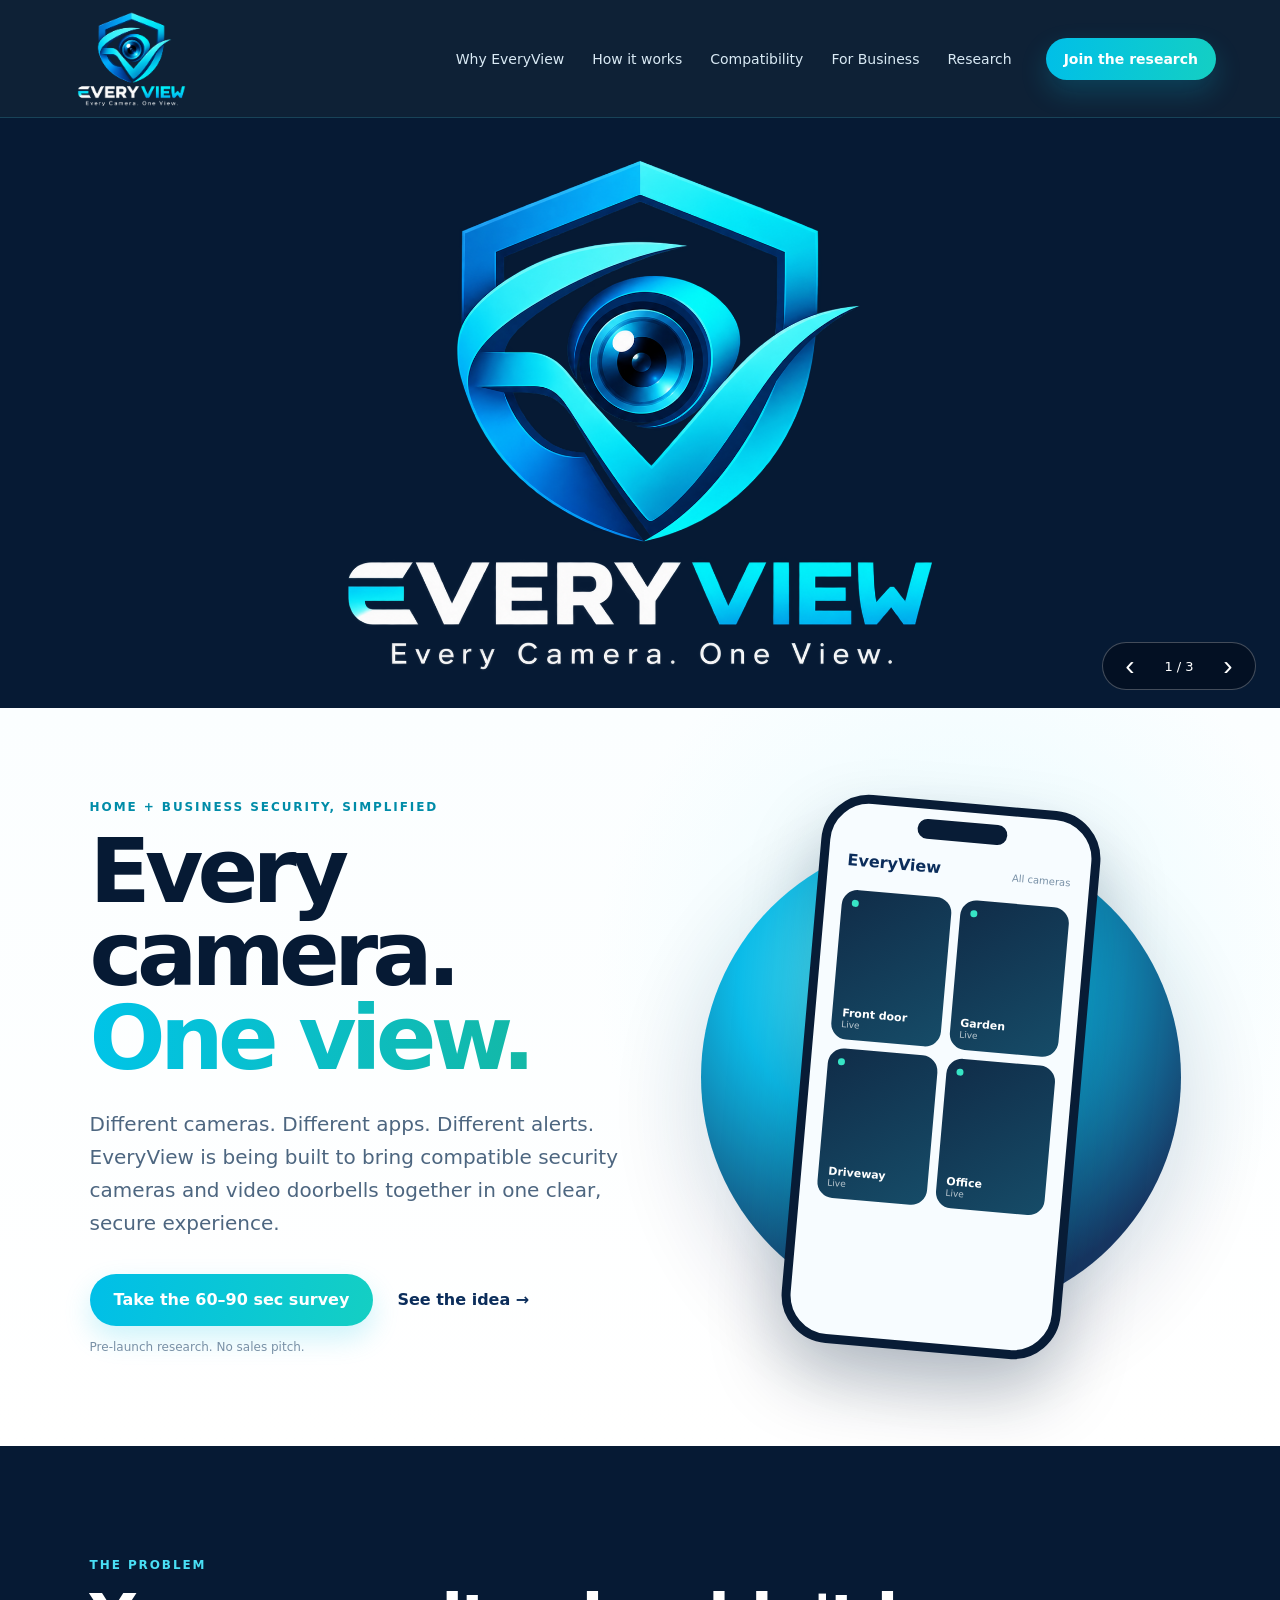
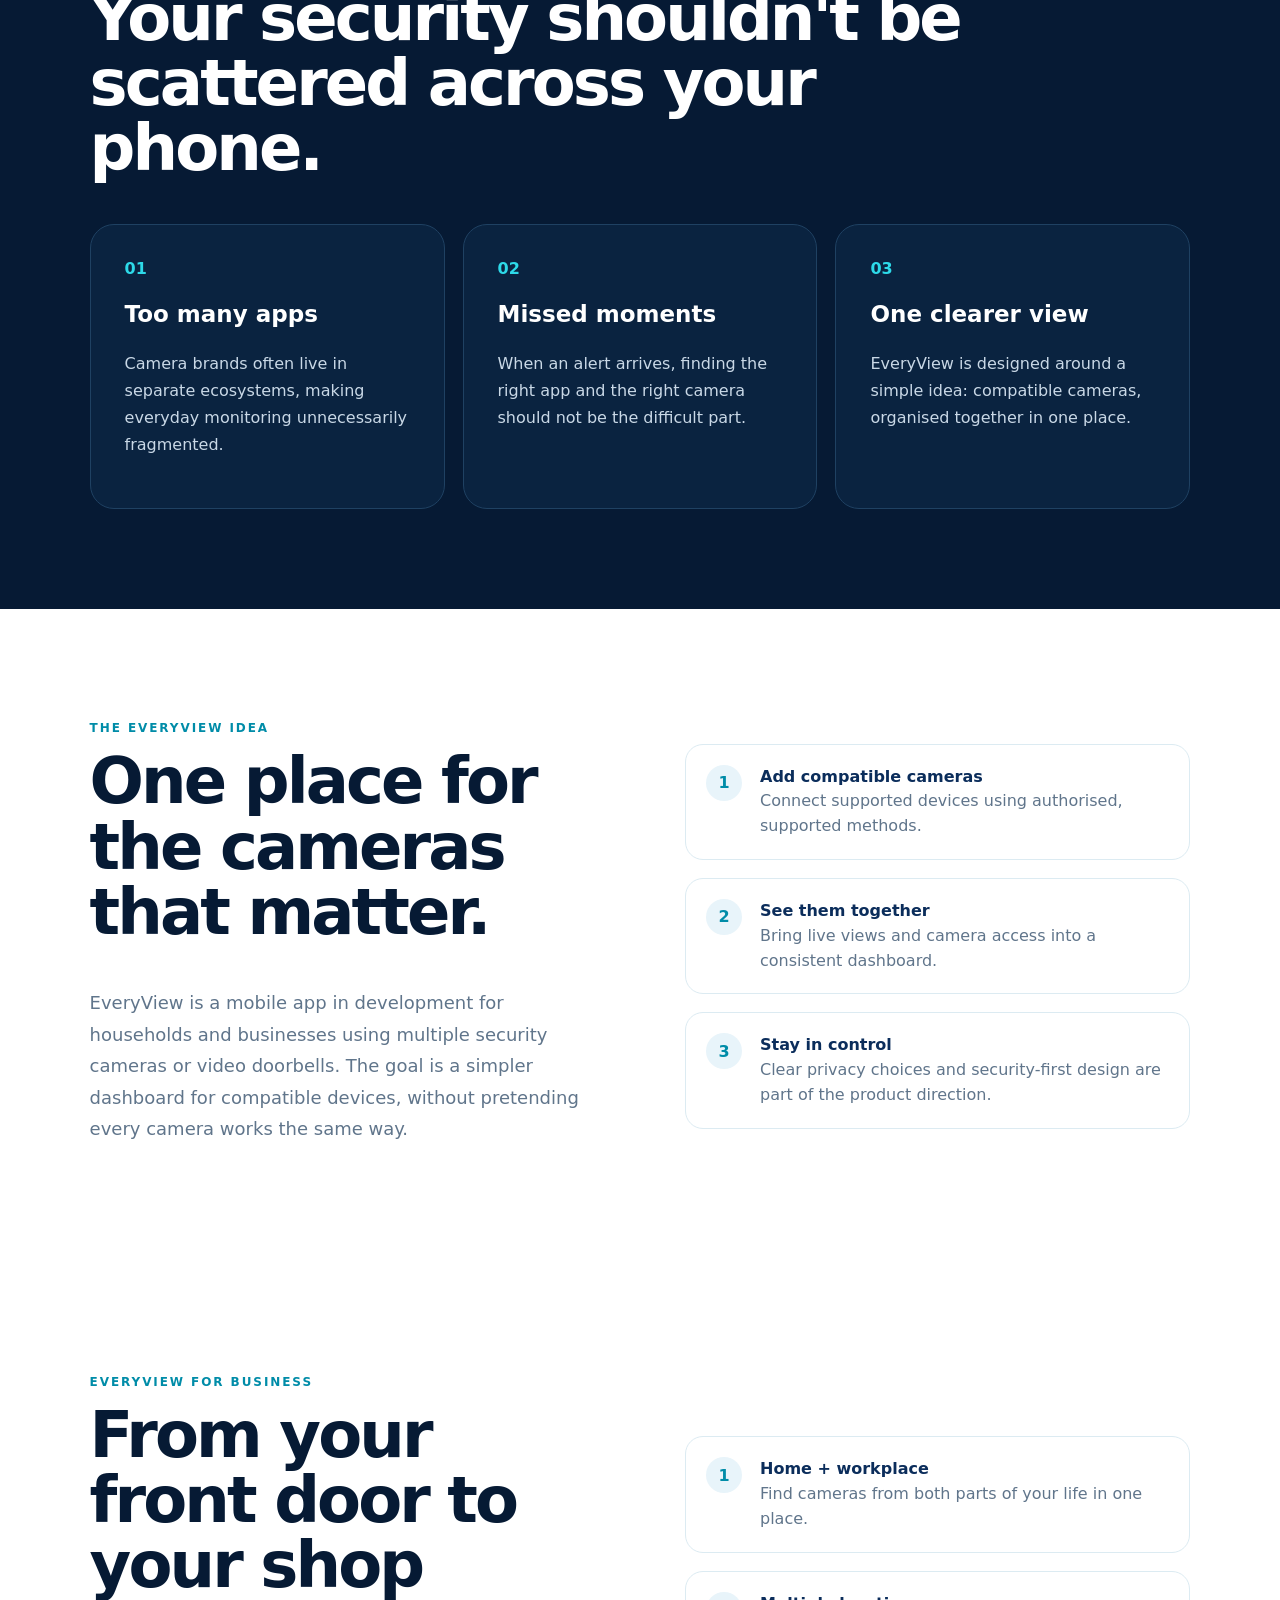
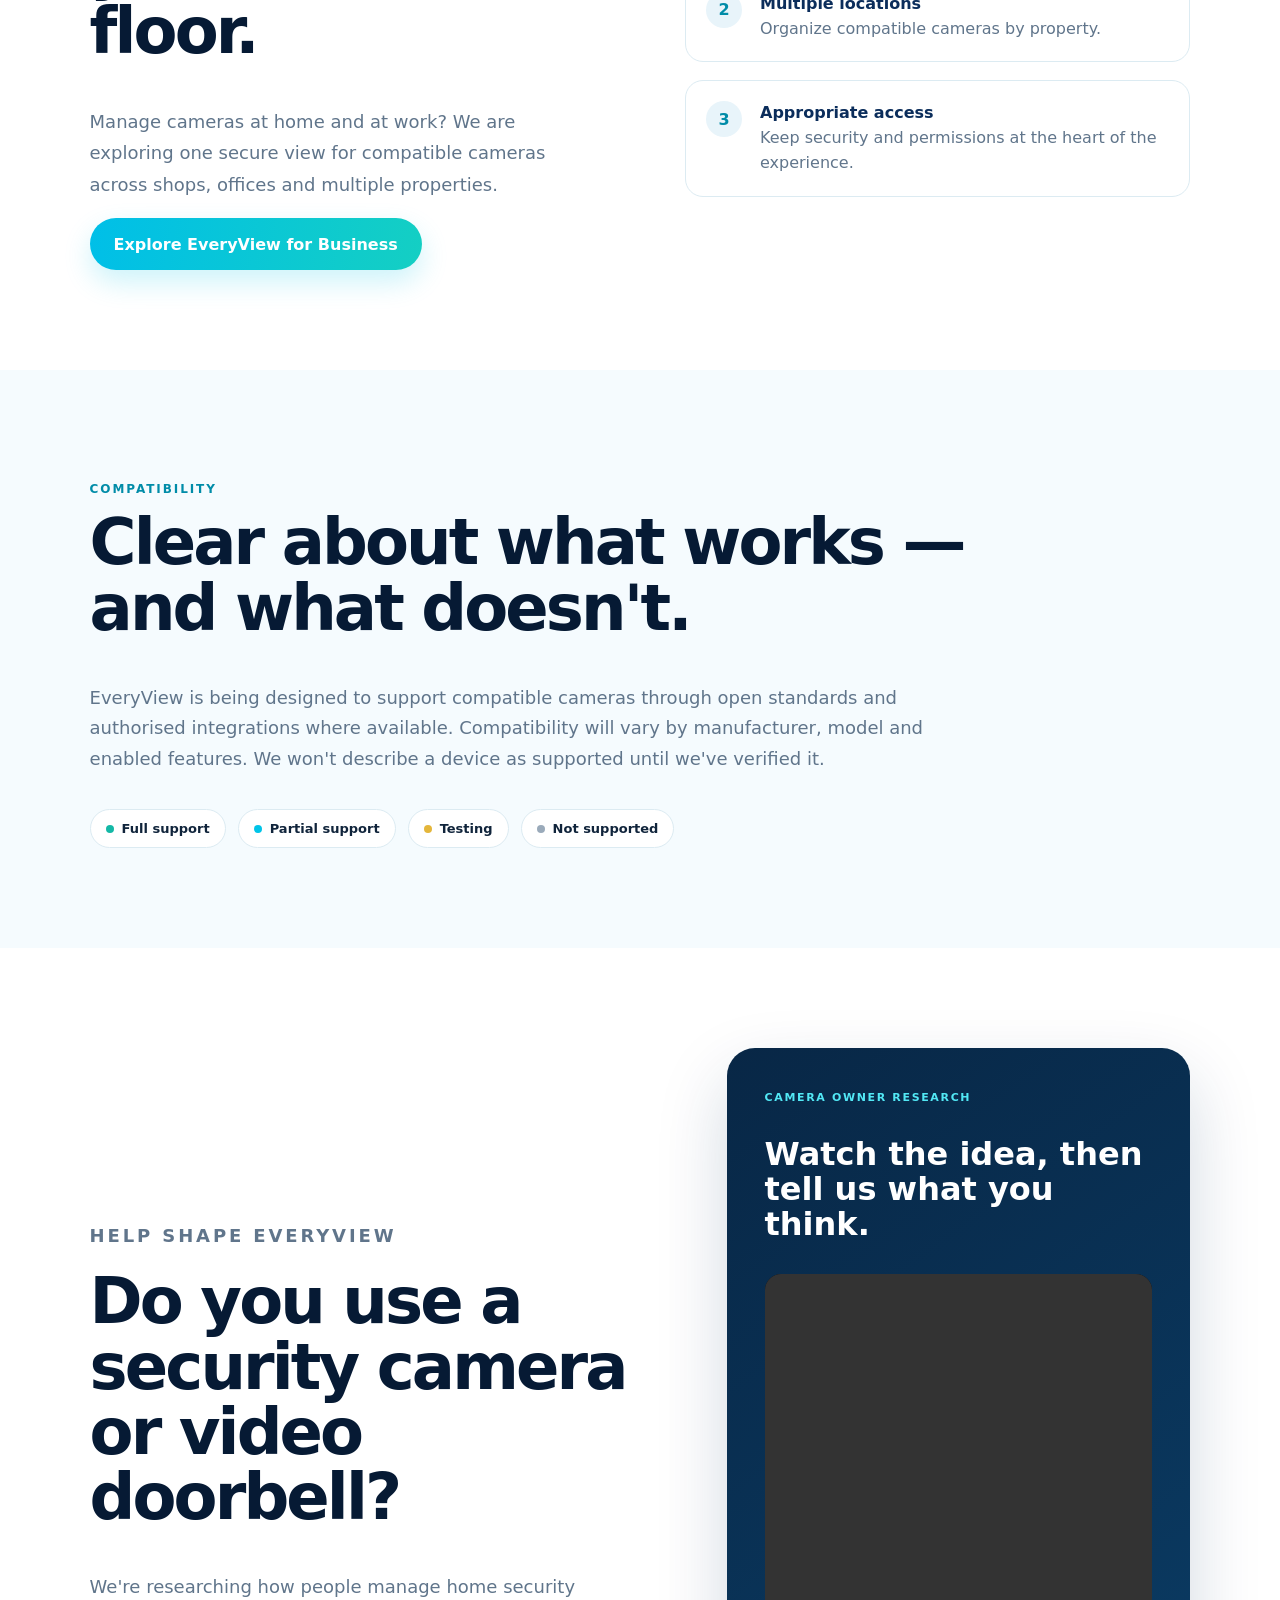
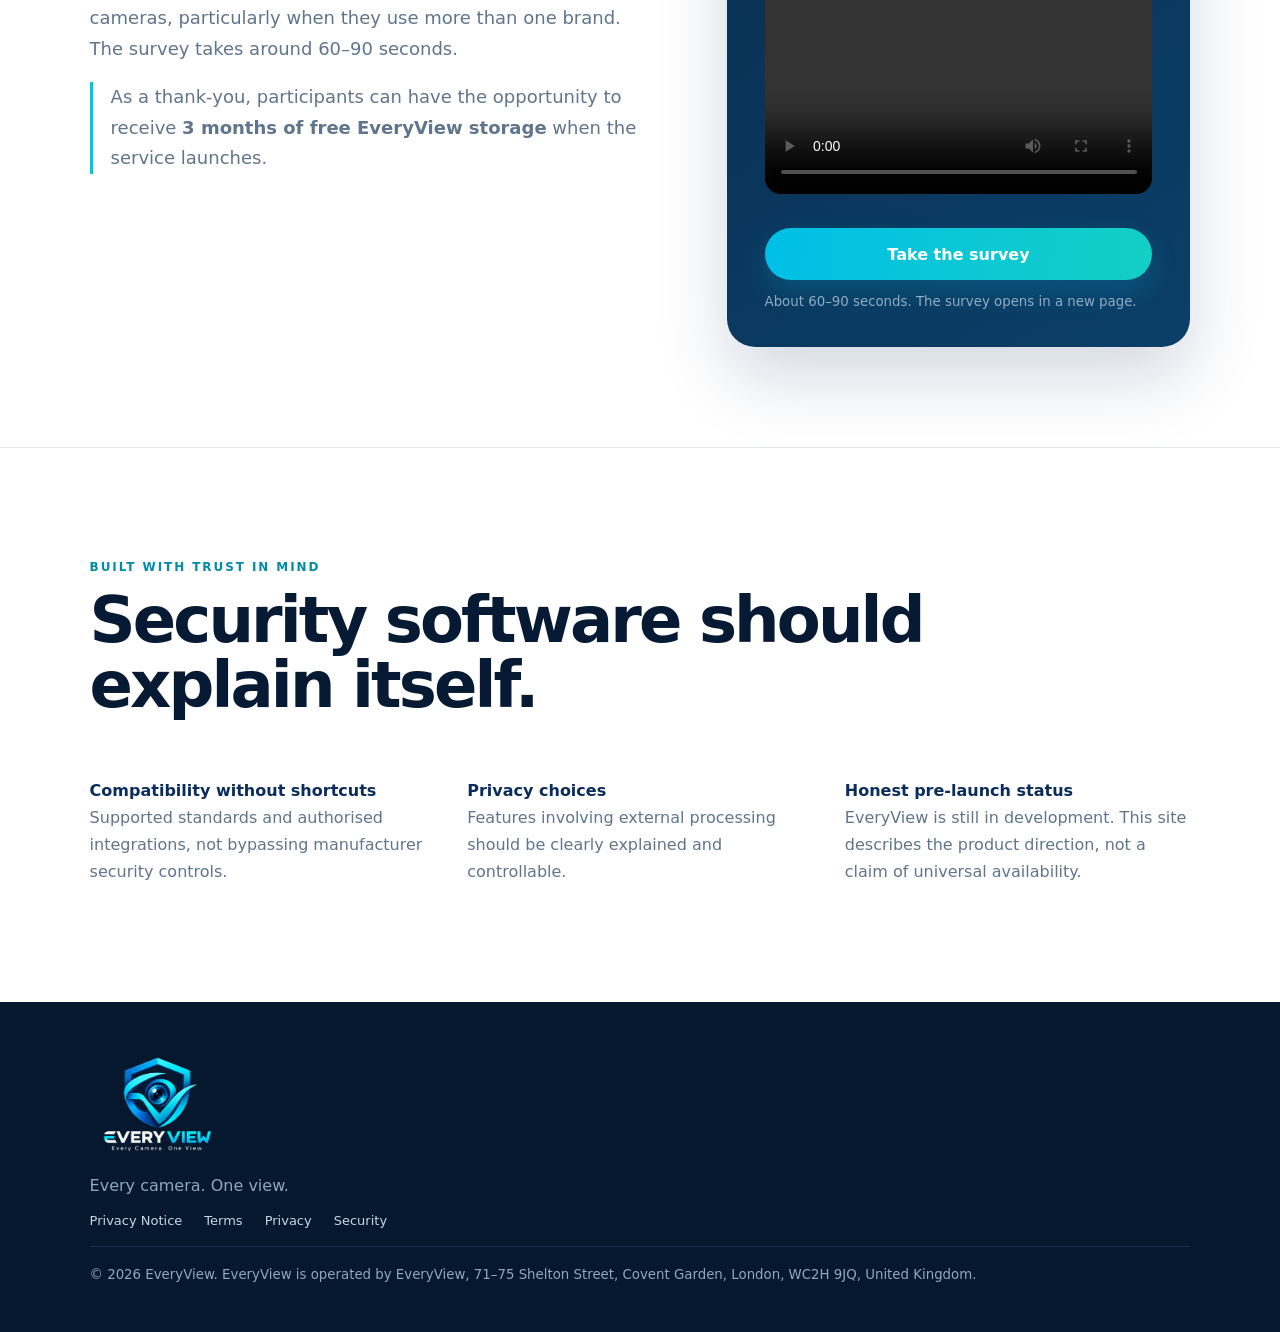
<file: index.html>
<!doctype html>
<html lang="en-GB">
<head>
  <meta charset="utf-8"><meta name="viewport" content="width=device-width,initial-scale=1">
  <title>EveryView — Every camera. One view.</title>
  <meta name="description" content="EveryView is exploring a simpler way to bring compatible security cameras and video doorbells together in one secure app.">
  <link rel="stylesheet" href="./styles.css">
</head>
<body>
<header class="nav">
  <a class="brand" href="#top" aria-label="EveryView home"><img class="brand-logo" src="./assets/everyview-logo.png" alt="EveryView"></a>
  <nav><a href="#why">Why EveryView</a><a href="#how">How it works</a><a href="#compatibility">Compatibility</a><a href="./business.html">For Business</a><a href="#research">Research</a></nav>
  <a class="button small" href="#research">Join the research</a>
</header>
<main id="top">
<section class="opening" aria-label="EveryView introduction" aria-roledescription="carousel">
  <div class="opening-slide is-active" data-slide="0"><video autoplay muted loop playsinline preload="auto" poster="./assets/everyview-logo.png" aria-label="EveryView camera animation"><source src="./assets/camera-opening.mp4" type="video/mp4"></video></div>
  <div class="opening-slide feature-slide" data-slide="1" aria-hidden="true"><div class="slide-content"><span class="slide-kicker">A SIMPLER WAY TO WATCH</span><h2>All your cameras.<br>One clear view.</h2><p>See compatible cameras and video doorbells together, without jumping between apps.</p><a class="slide-link" href="#how">See how it works →</a></div><div class="slide-icon" aria-hidden="true">◉</div></div>
  <div class="opening-slide survey-slide" data-slide="2" aria-hidden="true"><div class="slide-content"><span class="slide-kicker">HELP SHAPE EVERYVIEW</span><h2>Your view matters.</h2><p>Tell us how you use security cameras today. The survey takes about a minute.</p><a class="button" href="#research">Watch the video &amp; take the survey ↓</a></div><img src="./assets/everyview-logo.png" alt="" aria-hidden="true"></div>
  <div class="opening-controls" aria-label="Introduction slides"><button type="button" class="slide-prev" aria-label="Previous slide">‹</button><span class="slide-position">1 / 3</span><button type="button" class="slide-next" aria-label="Next slide">›</button></div>
</section>
<section class="hero">
  <div class="hero-copy"><p class="eyebrow">HOME + BUSINESS SECURITY, SIMPLIFIED</p>
    <h1>Every camera.<br><span>One view.</span></h1>
    <p class="lead">Different cameras. Different apps. Different alerts. EveryView is being built to bring compatible security cameras and video doorbells together in one clear, secure experience.</p>
    <div class="actions"><a class="button" href="#research">Take the 60–90 sec survey</a><a class="text-link" href="#how">See the idea →</a></div>
    <p class="micro">Pre-launch research. No sales pitch.</p>
  </div>
  <div class="visual" aria-label="EveryView product concept">
    <div class="orb"></div><div class="phone">
      <div class="phone-top"></div><div class="screen-title"><b>EveryView</b><span>All cameras</span></div>
      <div class="grid"><div class="cam"><i></i><b>Front door</b><small>Live</small></div><div class="cam"><i></i><b>Garden</b><small>Live</small></div><div class="cam"><i></i><b>Driveway</b><small>Live</small></div><div class="cam"><i></i><b>Office</b><small>Live</small></div></div>
    </div>
  </div>
</section>
<section id="why" class="section problem"><p class="eyebrow">THE PROBLEM</p><h2>Your security shouldn't be scattered across your phone.</h2>
  <div class="cards"><article><strong>01</strong><h3>Too many apps</h3><p>Camera brands often live in separate ecosystems, making everyday monitoring unnecessarily fragmented.</p></article><article><strong>02</strong><h3>Missed moments</h3><p>When an alert arrives, finding the right app and the right camera should not be the difficult part.</p></article><article><strong>03</strong><h3>One clearer view</h3><p>EveryView is designed around a simple idea: compatible cameras, organised together in one place.</p></article></div>
</section>
<section id="how" class="section split"><div><p class="eyebrow">THE EVERYVIEW IDEA</p><h2>One place for the cameras that matter.</h2><p>EveryView is a mobile app in development for households and businesses using multiple security cameras or video doorbells. The goal is a simpler dashboard for compatible devices, without pretending every camera works the same way.</p></div>
<div class="steps"><div><span>1</span><p><b>Add compatible cameras</b><br>Connect supported devices using authorised, supported methods.</p></div><div><span>2</span><p><b>See them together</b><br>Bring live views and camera access into a consistent dashboard.</p></div><div><span>3</span><p><b>Stay in control</b><br>Clear privacy choices and security-first design are part of the product direction.</p></div></div></section>
<section class="section split" id="business"><div><p class="eyebrow">EVERYVIEW FOR BUSINESS</p><h2>From your front door to your shop floor.</h2><p>Manage cameras at home and at work? We are exploring one secure view for compatible cameras across shops, offices and multiple properties.</p><a class="button" href="./business.html">Explore EveryView for Business</a></div><div class="steps"><div><span>1</span><p><b>Home + workplace</b><br>Find cameras from both parts of your life in one place.</p></div><div><span>2</span><p><b>Multiple locations</b><br>Organize compatible cameras by property.</p></div><div><span>3</span><p><b>Appropriate access</b><br>Keep security and permissions at the heart of the experience.</p></div></div></section><section id="compatibility" class="section compatibility"><p class="eyebrow">COMPATIBILITY</p><h2>Clear about what works — and what doesn't.</h2><p class="wide">EveryView is being designed to support compatible cameras through open standards and authorised integrations where available. Compatibility will vary by manufacturer, model and enabled features. We won't describe a device as supported until we've verified it.</p>
<div class="status"><span><i class="full"></i>Full support</span><span><i class="partial"></i>Partial support</span><span><i class="testing"></i>Testing</span><span><i class="none"></i>Not supported</span></div></section>
<section id="research" class="section research"><div><p class="eyebrow">HELP SHAPE EVERYVIEW</p><h2>Do you use a security camera or video doorbell?</h2><p>We're researching how people manage home security cameras, particularly when they use more than one brand. The survey takes around 60–90 seconds.</p><p class="reward">As a thank-you, participants can have the opportunity to receive <b>3 months of free EveryView storage</b> when the service launches.</p></div>
<div class="research-card"><span>CAMERA OWNER RESEARCH</span><h3>Watch the idea, then tell us what you think.</h3><video class="survey-video" controls playsinline preload="metadata" aria-label="EveryView survey invitation"><source src="./assets/survey-video.mp4" type="video/mp4">Your browser does not support this video.</video><a class="button" href="https://tally.so/r/b5aqg0">Take the survey</a><small>About 60–90 seconds. The survey opens in a new page.</small></div></section>
<section class="section trust"><p class="eyebrow">BUILT WITH TRUST IN MIND</p><h2>Security software should explain itself.</h2><div class="trust-grid"><p><b>Compatibility without shortcuts</b><br>Supported standards and authorised integrations, not bypassing manufacturer security controls.</p><p><b>Privacy choices</b><br>Features involving external processing should be clearly explained and controllable.</p><p><b>Honest pre-launch status</b><br>EveryView is still in development. This site describes the product direction, not a claim of universal availability.</p></div></section>
</main>
<footer><a class="brand" href="#top"><img class="brand-logo" src="./assets/everyview-logo.png" alt="EveryView"></a><p>Every camera. One view.</p><div><a href="./privacy.html">Privacy Notice</a><a href="./terms.html">Terms</a><a href="mailto:privacy@every-view.co.uk">Privacy</a><a href="mailto:security@every-view.co.uk">Security</a></div><small>© 2026 EveryView. EveryView is operated by EveryView, 71–75 Shelton Street, Covent Garden, London, WC2H 9JQ, United Kingdom.</small></footer>
<script src="./site.js"></script></body></html>
</file>
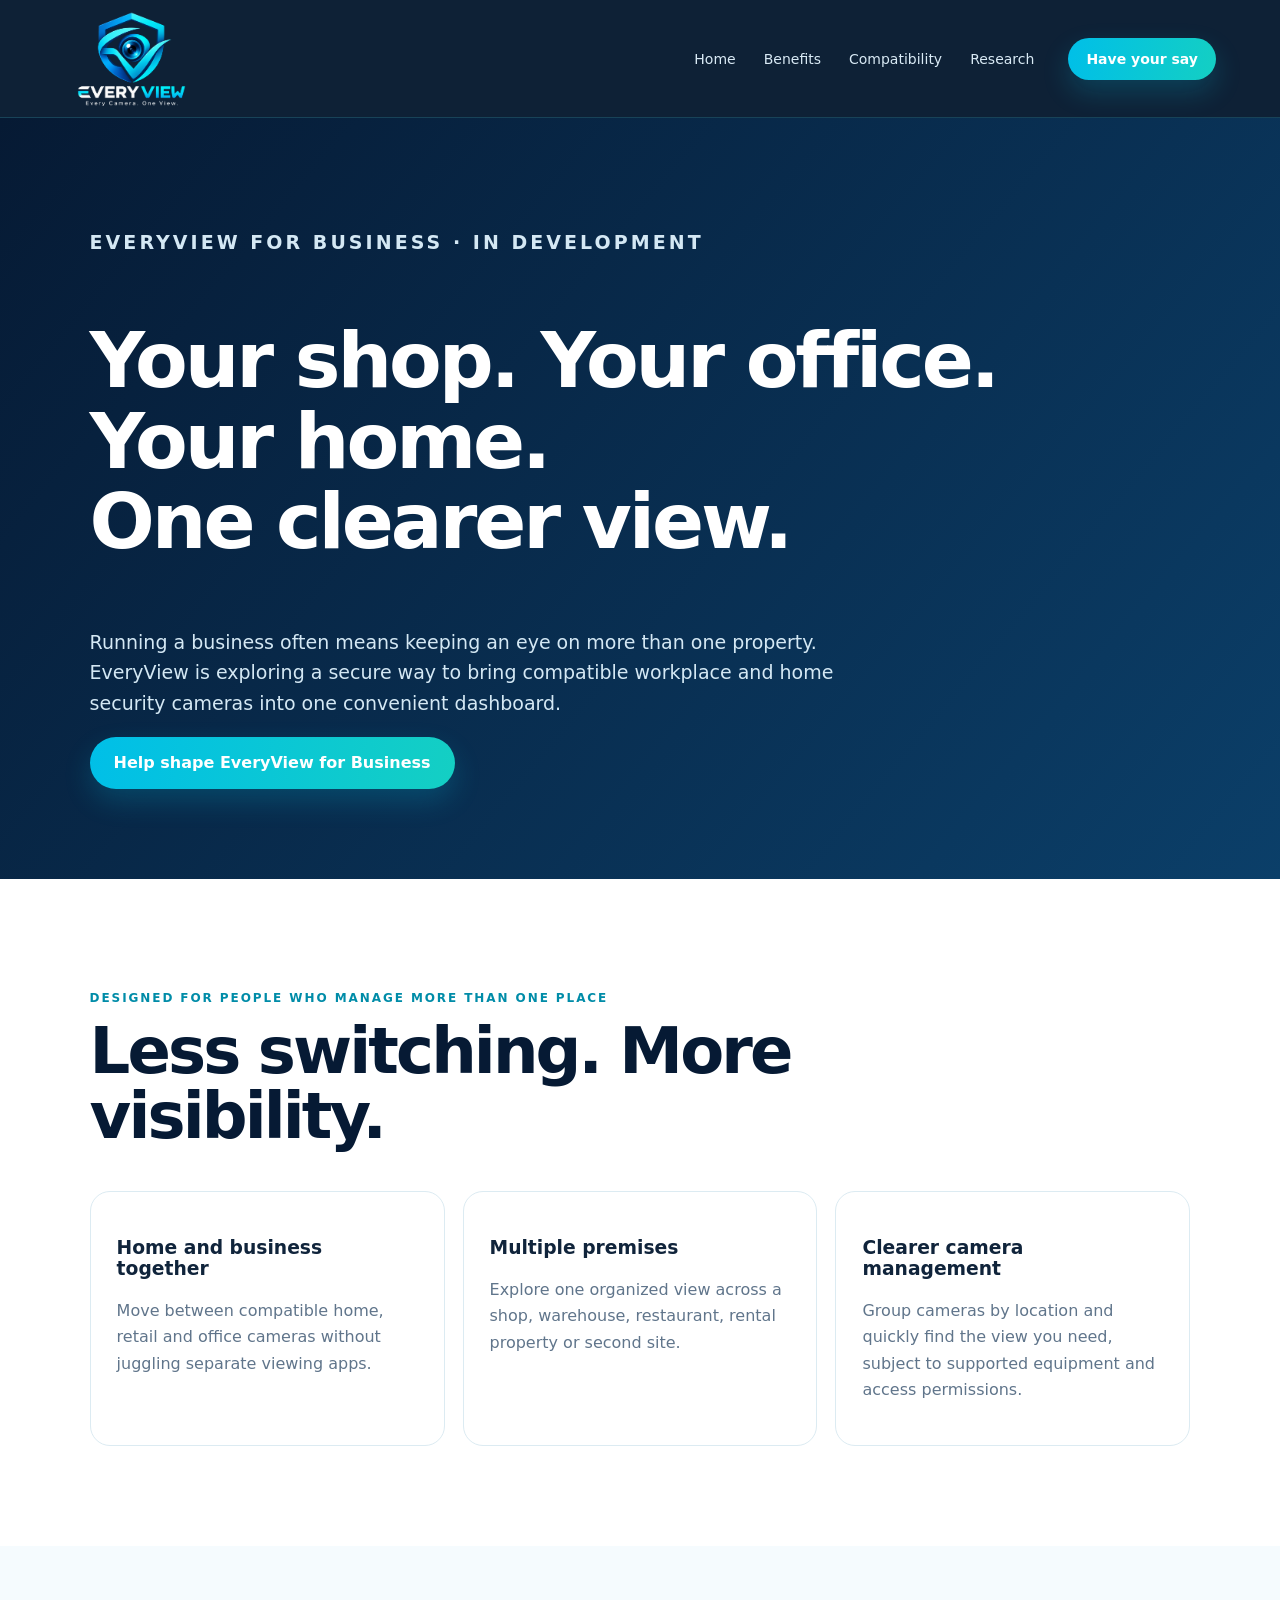
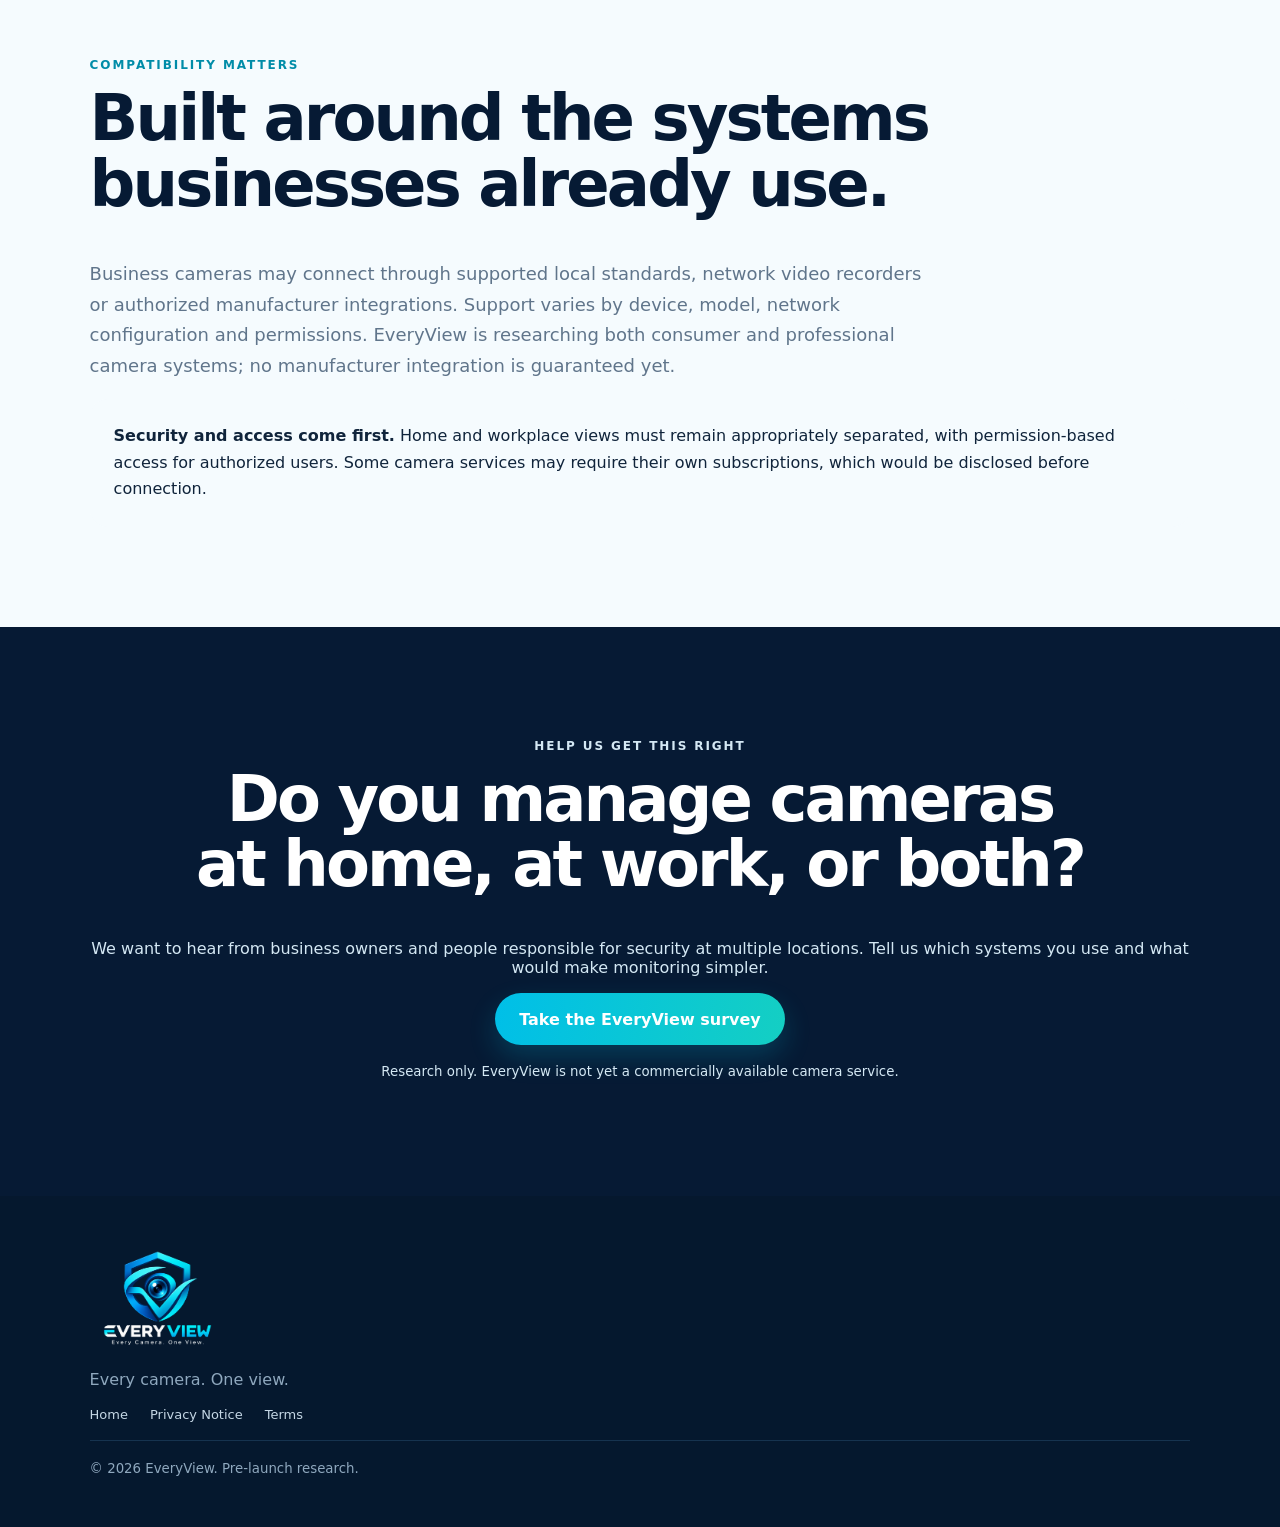
<file: business.html>
<!doctype html>
<html lang="en-GB"><head><meta charset="utf-8"><meta name="viewport" content="width=device-width,initial-scale=1"><title>EveryView for Business — Home and workplace cameras, one view</title><meta name="description" content="Exploring one secure view for compatible home, shop, office and multi-premises security cameras. Help shape EveryView for Business."><link rel="stylesheet" href="./styles.css"><style>.biz-hero{background:linear-gradient(130deg,#061a34,#0b3f69);color:white;padding:90px clamp(24px,7vw,110px)}.biz-hero h1{font-size:clamp(42px,6vw,78px);line-height:1.05;max-width:950px;letter-spacing:-.04em}.biz-hero p{font-size:19px;line-height:1.6;max-width:770px;color:#d4e8f4}.biz-grid{display:grid;grid-template-columns:repeat(3,1fr);gap:18px}.biz-grid article{border:1px solid #dcebf2;border-radius:20px;padding:26px}.biz-grid p{line-height:1.65;color:#60758b}.biz-note{background:#f5fbfe;border-radius:18px;padding:24px;line-height:1.65}.biz-cta{background:#061a34;color:white;text-align:center}.biz-cta h2{color:white;margin-inline:auto}.biz-cta p{color:#d4e8f4}@media(max-width:760px){.biz-grid{grid-template-columns:1fr}.biz-hero{padding-top:60px;padding-bottom:60px}}</style></head>
<body><header class="nav"><a class="brand" href="./index.html" aria-label="EveryView home"><img class="brand-logo" src="./assets/everyview-logo.png" alt="EveryView"></a><nav><a href="./index.html">Home</a><a href="#benefits">Benefits</a><a href="#compatibility">Compatibility</a><a href="#research">Research</a></nav><a class="button small" href="#research">Have your say</a></header>
<main><section class="biz-hero"><p class="eyebrow">EVERYVIEW FOR BUSINESS · IN DEVELOPMENT</p><h1>Your shop. Your office. Your home.<br>One clearer view.</h1><p>Running a business often means keeping an eye on more than one property. EveryView is exploring a secure way to bring compatible workplace and home security cameras into one convenient dashboard.</p><a class="button" href="#research">Help shape EveryView for Business</a></section>
<section class="section" id="benefits"><p class="eyebrow">DESIGNED FOR PEOPLE WHO MANAGE MORE THAN ONE PLACE</p><h2>Less switching. More visibility.</h2><div class="biz-grid"><article><h3>Home and business together</h3><p>Move between compatible home, retail and office cameras without juggling separate viewing apps.</p></article><article><h3>Multiple premises</h3><p>Explore one organized view across a shop, warehouse, restaurant, rental property or second site.</p></article><article><h3>Clearer camera management</h3><p>Group cameras by location and quickly find the view you need, subject to supported equipment and access permissions.</p></article></div></section>
<section class="section compatibility" id="compatibility"><p class="eyebrow">COMPATIBILITY MATTERS</p><h2>Built around the systems businesses already use.</h2><p class="wide">Business cameras may connect through supported local standards, network video recorders or authorized manufacturer integrations. Support varies by device, model, network configuration and permissions. EveryView is researching both consumer and professional camera systems; no manufacturer integration is guaranteed yet.</p><div class="biz-note"><b>Security and access come first.</b> Home and workplace views must remain appropriately separated, with permission-based access for authorized users. Some camera services may require their own subscriptions, which would be disclosed before connection.</div></section>
<section class="section biz-cta" id="research"><p class="eyebrow">HELP US GET THIS RIGHT</p><h2>Do you manage cameras at home, at work, or both?</h2><p>We want to hear from business owners and people responsible for security at multiple locations. Tell us which systems you use and what would make monitoring simpler.</p><a class="button" href="https://tally.so/r/b5aqg0">Take the EveryView survey</a><p><small>Research only. EveryView is not yet a commercially available camera service.</small></p></section></main>
<footer><a class="brand" href="./index.html"><img class="brand-logo" src="./assets/everyview-logo.png" alt="EveryView"></a><p>Every camera. One view.</p><div><a href="./index.html">Home</a><a href="./privacy.html">Privacy Notice</a><a href="./terms.html">Terms</a></div><small>© 2026 EveryView. Pre-launch research.</small></footer><script src="./site.js"></script></body></html>
</file>
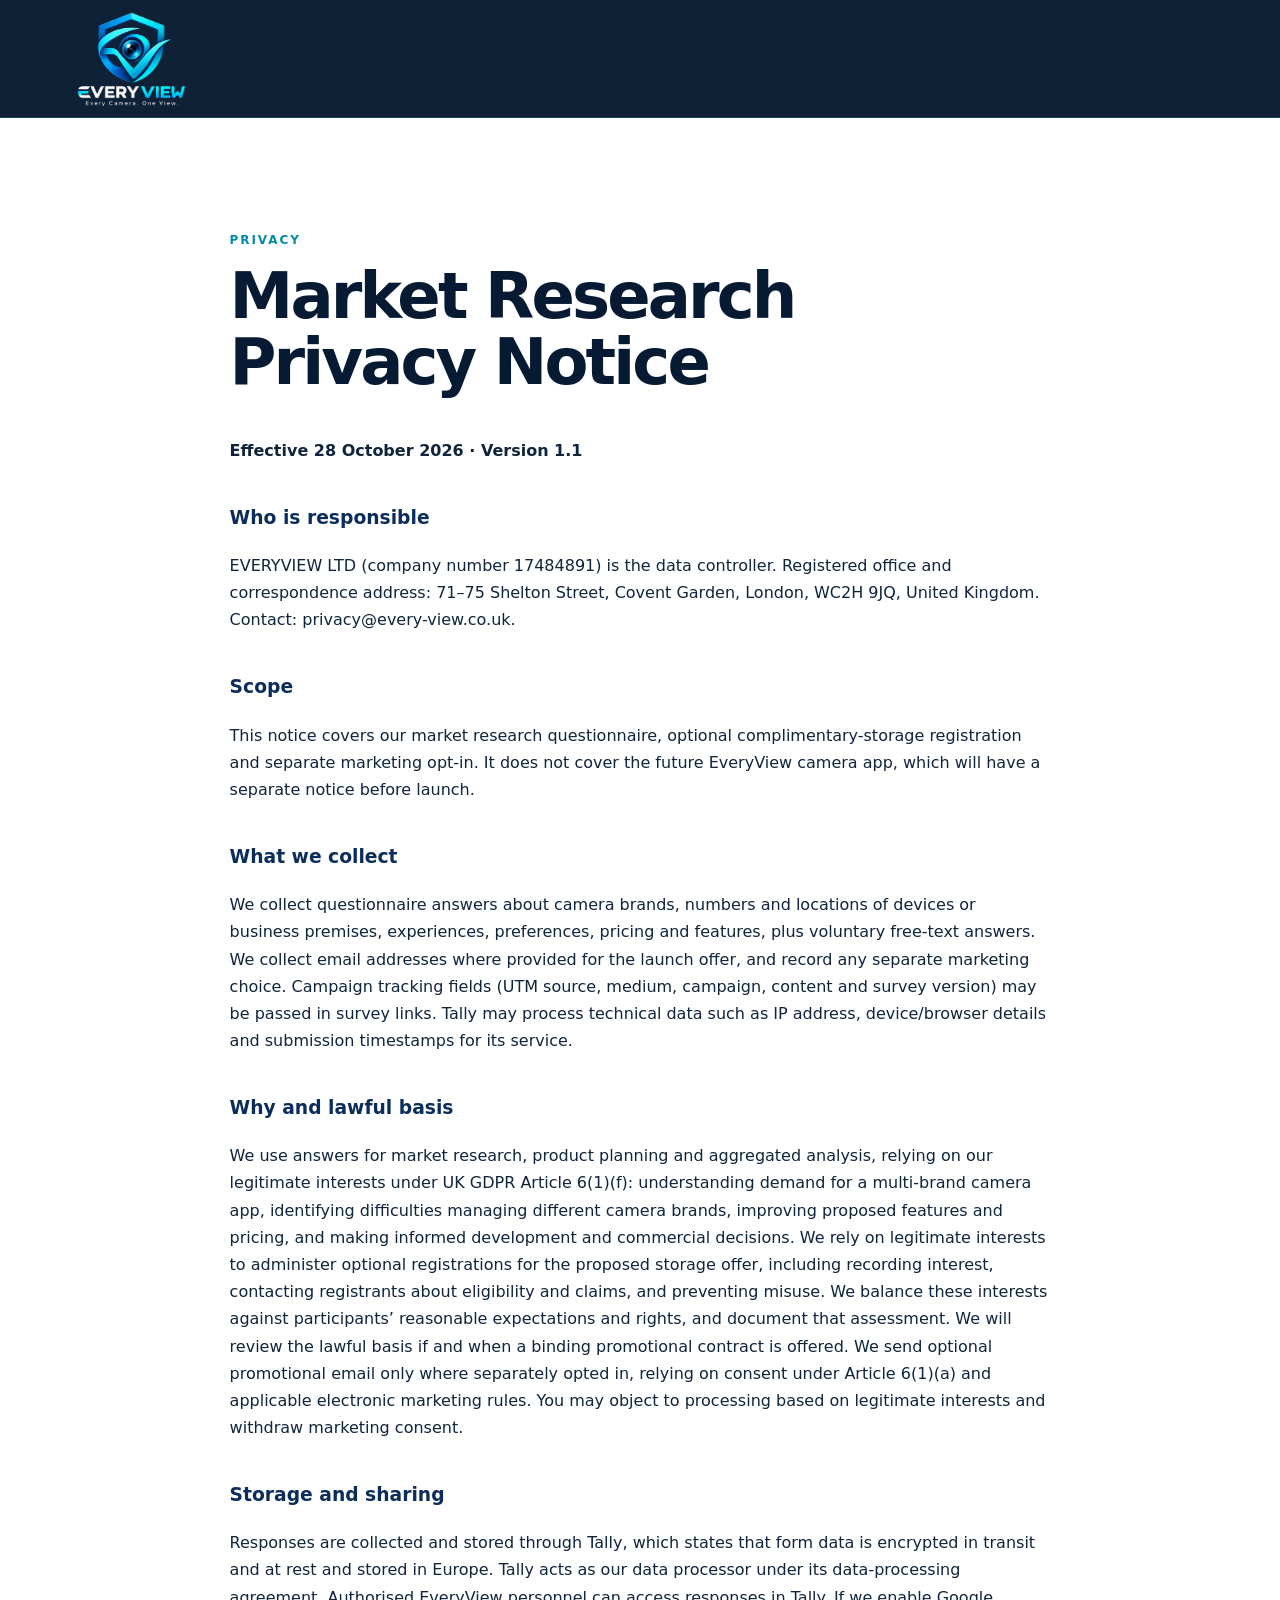
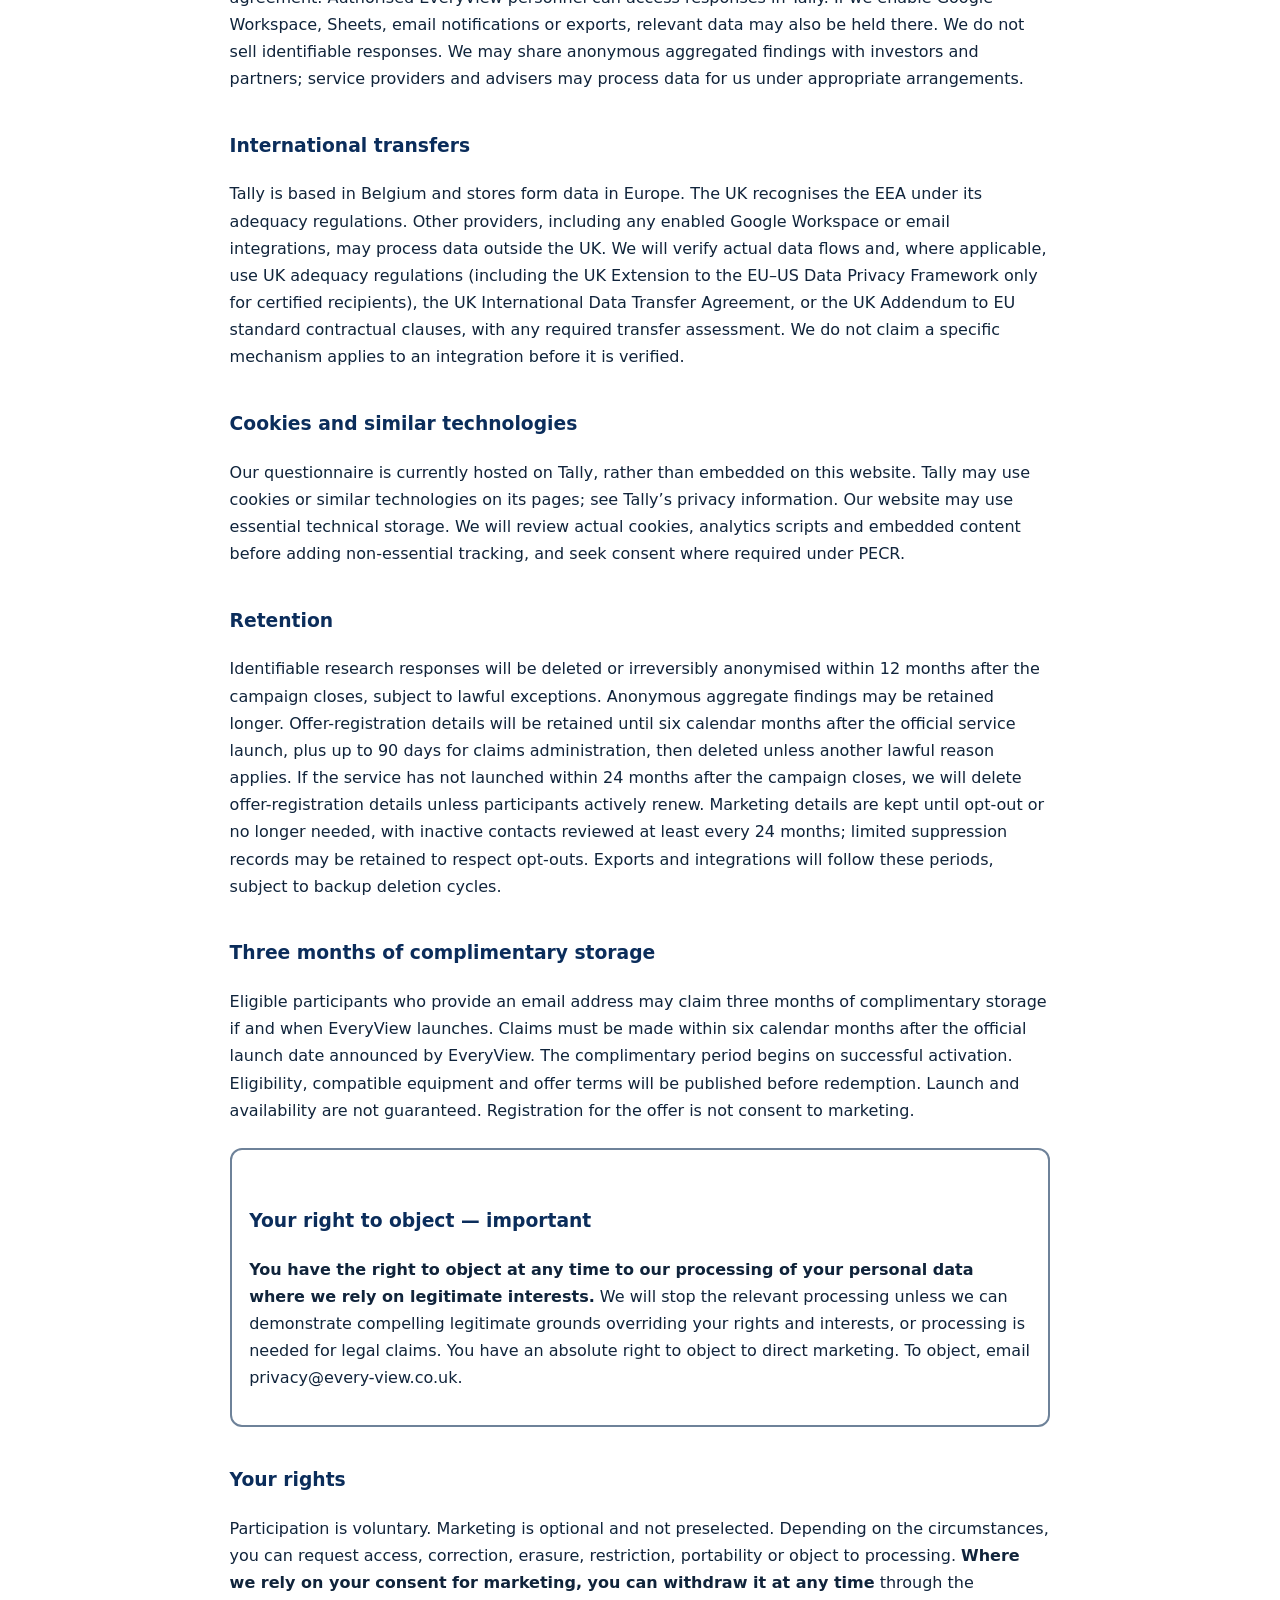
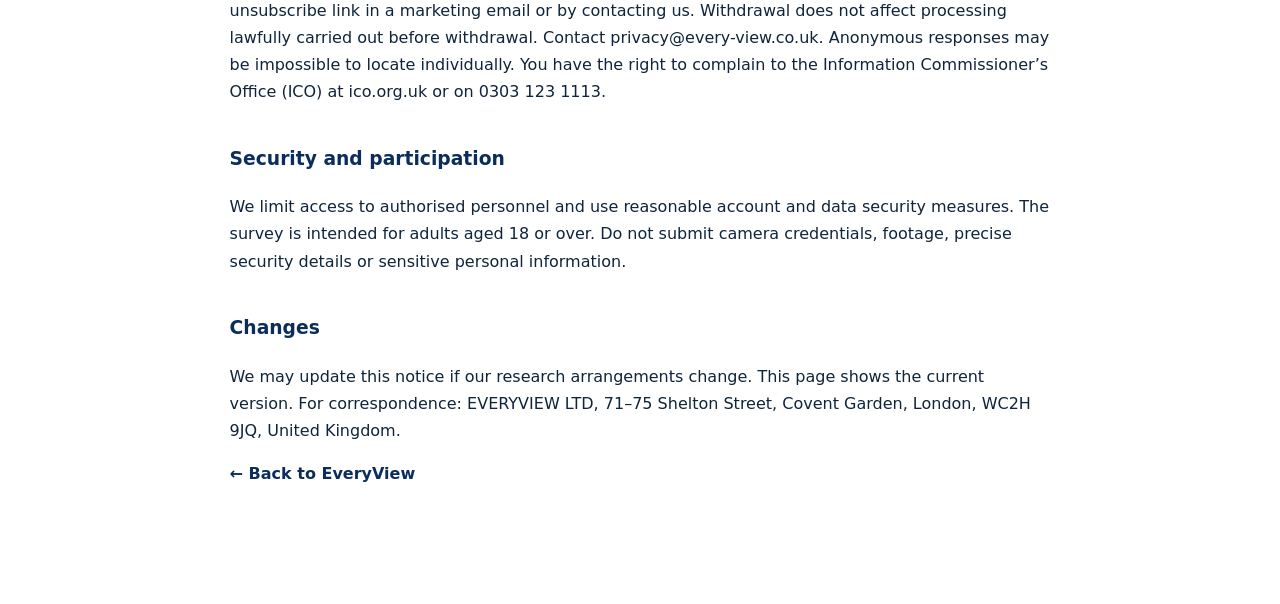
<file: privacy.html>
<!doctype html><html lang="en-GB"><head><meta charset="utf-8"><meta name="viewport" content="width=device-width,initial-scale=1"><title>Market Research Privacy Notice — EveryView</title><link rel="stylesheet" href="./styles.css"></head><body><header class="nav"><a class="brand" href="./index.html"><img class="brand-logo" src="./assets/everyview-logo.png" alt="EveryView"></a></header><main class="section legal"><p class="eyebrow">PRIVACY</p><h2>Market Research Privacy Notice</h2><p><b>Effective 28 October 2026 · Version 1.1</b></p><h3>Who is responsible</h3><p>EVERYVIEW LTD (company number 17484891) is the data controller. Registered office and correspondence address: 71–75 Shelton Street, Covent Garden, London, WC2H 9JQ, United Kingdom. Contact: <a href="mailto:privacy@every-view.co.uk">privacy@every-view.co.uk</a>.</p><h3>Scope</h3><p>This notice covers our <a href="https://tally.so/r/b5aqg0">market research questionnaire</a>, optional complimentary-storage registration and separate marketing opt-in. It does not cover the future EveryView camera app, which will have a separate notice before launch.</p><h3>What we collect</h3><p>We collect questionnaire answers about camera brands, numbers and locations of devices or business premises, experiences, preferences, pricing and features, plus voluntary free-text answers. We collect email addresses where provided for the launch offer, and record any separate marketing choice. Campaign tracking fields (UTM source, medium, campaign, content and survey version) may be passed in survey links. Tally may process technical data such as IP address, device/browser details and submission timestamps for its service.</p><h3>Why and lawful basis</h3><p>We use answers for market research, product planning and aggregated analysis, relying on our legitimate interests under UK GDPR Article 6(1)(f): understanding demand for a multi-brand camera app, identifying difficulties managing different camera brands, improving proposed features and pricing, and making informed development and commercial decisions. We rely on legitimate interests to administer optional registrations for the proposed storage offer, including recording interest, contacting registrants about eligibility and claims, and preventing misuse. We balance these interests against participants’ reasonable expectations and rights, and document that assessment. We will review the lawful basis if and when a binding promotional contract is offered. We send optional promotional email only where separately opted in, relying on consent under Article 6(1)(a) and applicable electronic marketing rules. You may object to processing based on legitimate interests and withdraw marketing consent.</p><h3>Storage and sharing</h3><p>Responses are collected and stored through <a href="https://tally.so/help/gdpr">Tally</a>, which states that form data is encrypted in transit and at rest and stored in Europe. Tally acts as our data processor under its <a href="https://tally.so/help/data-processing-agreement">data-processing agreement</a>. Authorised EveryView personnel can access responses in Tally. If we enable Google Workspace, Sheets, email notifications or exports, relevant data may also be held there. We do not sell identifiable responses. We may share anonymous aggregated findings with investors and partners; service providers and advisers may process data for us under appropriate arrangements.</p><h3>International transfers</h3><p>Tally is based in Belgium and stores form data in Europe. The UK recognises the EEA under its adequacy regulations. Other providers, including any enabled Google Workspace or email integrations, may process data outside the UK. We will verify actual data flows and, where applicable, use UK adequacy regulations (including the UK Extension to the EU–US Data Privacy Framework only for certified recipients), the UK International Data Transfer Agreement, or the UK Addendum to EU standard contractual clauses, with any required transfer assessment. We do not claim a specific mechanism applies to an integration before it is verified.</p><h3>Cookies and similar technologies</h3><p>Our questionnaire is currently hosted on Tally, rather than embedded on this website. Tally may use cookies or similar technologies on its pages; see <a href="https://tally.so/help/gdpr">Tally’s privacy information</a>. Our website may use essential technical storage. We will review actual cookies, analytics scripts and embedded content before adding non-essential tracking, and seek consent where required under PECR.</p><h3>Retention</h3><p>Identifiable research responses will be deleted or irreversibly anonymised within 12 months after the campaign closes, subject to lawful exceptions. Anonymous aggregate findings may be retained longer. Offer-registration details will be retained until six calendar months after the official service launch, plus up to 90 days for claims administration, then deleted unless another lawful reason applies. If the service has not launched within 24 months after the campaign closes, we will delete offer-registration details unless participants actively renew. Marketing details are kept until opt-out or no longer needed, with inactive contacts reviewed at least every 24 months; limited suppression records may be retained to respect opt-outs. Exports and integrations will follow these periods, subject to backup deletion cycles.</p><h3>Three months of complimentary storage</h3><p>Eligible participants who provide an email address may claim three months of complimentary storage if and when EveryView launches. Claims must be made within six calendar months after the official launch date announced by EveryView. The complimentary period begins on successful activation. Eligibility, compatible equipment and offer terms will be published before redemption. Launch and availability are not guaranteed. Registration for the offer is not consent to marketing.</p><section aria-labelledby="object-heading" style="border:2px solid #6e8299;border-radius:12px;padding:1.1rem;margin:1.5rem 0"><h3 id="object-heading">Your right to object — important</h3><p><b>You have the right to object at any time to our processing of your personal data where we rely on legitimate interests.</b> We will stop the relevant processing unless we can demonstrate compelling legitimate grounds overriding your rights and interests, or processing is needed for legal claims. You have an absolute right to object to direct marketing. To object, email <a href="mailto:privacy@every-view.co.uk">privacy@every-view.co.uk</a>.</p></section><h3>Your rights</h3><p>Participation is voluntary. Marketing is optional and not preselected. Depending on the circumstances, you can request access, correction, erasure, restriction, portability or object to processing. <b>Where we rely on your consent for marketing, you can withdraw it at any time</b> through the unsubscribe link in a marketing email or by contacting us. Withdrawal does not affect processing lawfully carried out before withdrawal. Contact <a href="mailto:privacy@every-view.co.uk">privacy@every-view.co.uk</a>. Anonymous responses may be impossible to locate individually. You have the right to complain to the <a href="https://ico.org.uk">Information Commissioner’s Office (ICO)</a> at <a href="https://ico.org.uk">ico.org.uk</a> or on <a href="tel:03031231113">0303 123 1113</a>.</p><h3>Security and participation</h3><p>We limit access to authorised personnel and use reasonable account and data security measures. The survey is intended for adults aged 18 or over. Do not submit camera credentials, footage, precise security details or sensitive personal information.</p><h3>Changes</h3><p>We may update this notice if our research arrangements change. This page shows the current version. For correspondence: EVERYVIEW LTD, 71–75 Shelton Street, Covent Garden, London, WC2H 9JQ, United Kingdom.</p><p><a class="text-link" href="./index.html">← Back to EveryView</a></p></main></body></html>
</file>
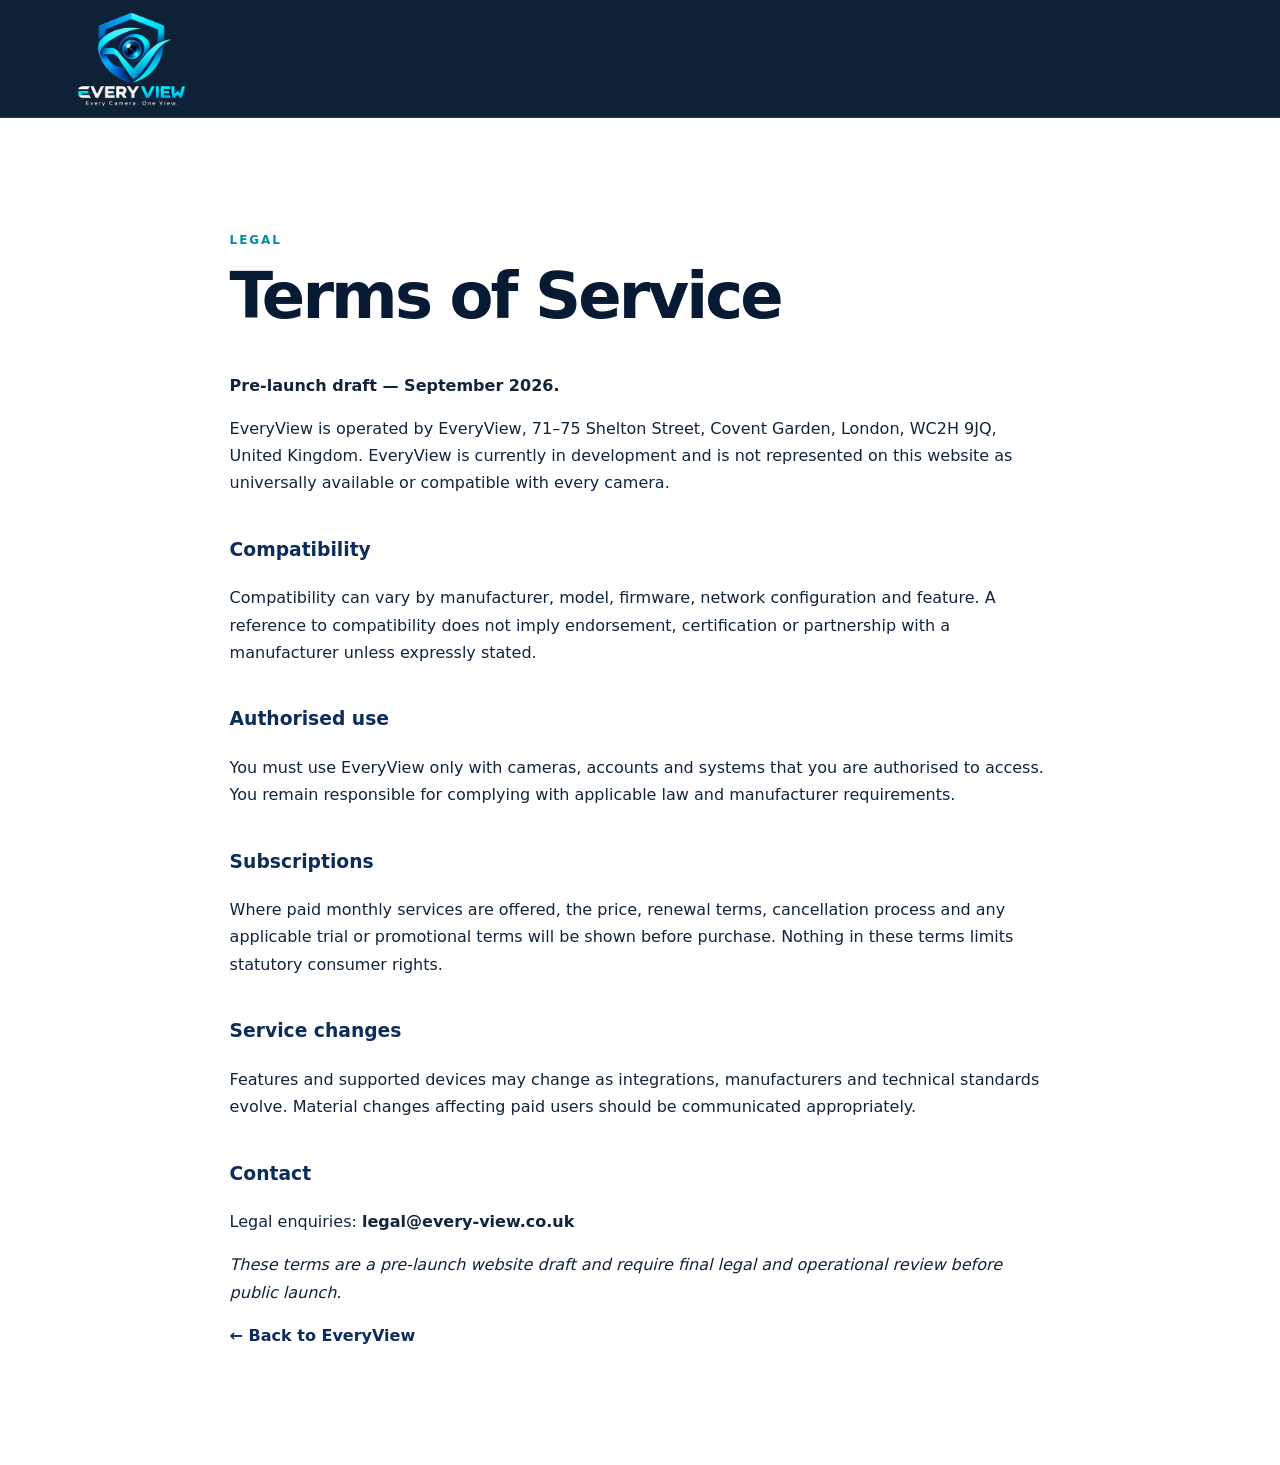
<file: terms.html>
<!doctype html><html lang="en-GB"><head><meta charset="utf-8"><meta name="viewport" content="width=device-width,initial-scale=1"><title>Terms — EveryView</title><link rel="stylesheet" href="./styles.css"></head><body><header class="nav"><a class="brand" href="./index.html"><img class="brand-logo" src="./assets/everyview-logo.png" alt="EveryView"></a></header><main class="section legal"><p class="eyebrow">LEGAL</p><h2>Terms of Service</h2><p><b>Pre-launch draft — September 2026.</b></p><p>EveryView is operated by EveryView, 71–75 Shelton Street, Covent Garden, London, WC2H 9JQ, United Kingdom. EveryView is currently in development and is not represented on this website as universally available or compatible with every camera.</p><h3>Compatibility</h3><p>Compatibility can vary by manufacturer, model, firmware, network configuration and feature. A reference to compatibility does not imply endorsement, certification or partnership with a manufacturer unless expressly stated.</p><h3>Authorised use</h3><p>You must use EveryView only with cameras, accounts and systems that you are authorised to access. You remain responsible for complying with applicable law and manufacturer requirements.</p><h3>Subscriptions</h3><p>Where paid monthly services are offered, the price, renewal terms, cancellation process and any applicable trial or promotional terms will be shown before purchase. Nothing in these terms limits statutory consumer rights.</p><h3>Service changes</h3><p>Features and supported devices may change as integrations, manufacturers and technical standards evolve. Material changes affecting paid users should be communicated appropriately.</p><h3>Contact</h3><p>Legal enquiries: <a href="mailto:legal@every-view.co.uk"><b>legal@every-view.co.uk</b></a></p><p><i>These terms are a pre-launch website draft and require final legal and operational review before public launch.</i></p><p><a class="text-link" href="./index.html">← Back to EveryView</a></p></main></body></html>
</file>
<file: styles.css>
:root{--navy:#0b2d5b;--deep:#061a34;--cyan:#00c4e8;--teal:#14b8a6;--light:#e8f4fa;--ink:#10243b;--muted:#60758b;--line:#dcebf2}*{box-sizing:border-box}html{scroll-behavior:smooth}body{margin:0;font-family:Inter,ui-sans-serif,system-ui,-apple-system,BlinkMacSystemFont,"Segoe UI",sans-serif;color:var(--ink);background:#fff}a{color:inherit;text-decoration:none}.nav{height:78px;display:flex;align-items:center;gap:34px;padding:0 clamp(22px,5vw,80px);position:sticky;top:0;background:rgba(255,255,255,.92);backdrop-filter:blur(18px);z-index:20;border-bottom:1px solid rgba(220,235,242,.7)}.brand{display:flex;align-items:center;gap:10px;font-weight:900;letter-spacing:-.04em;font-size:19px}.brand>span:last-child>span{color:var(--cyan)}.brand-mark{width:38px;height:38px;border-radius:12px;display:grid;place-items:center;color:#fff;font-size:13px;letter-spacing:-1px;background:linear-gradient(135deg,var(--navy),var(--cyan));box-shadow:0 7px 20px rgba(0,196,232,.2)}nav{display:flex;gap:28px;margin-left:auto;font-size:14px;color:#425d78}nav a:hover{color:var(--navy)}.button{display:inline-flex;justify-content:center;align-items:center;min-height:52px;padding:0 24px;border-radius:999px;background:linear-gradient(100deg,#00bfe8,#14cfc3);color:#fff;font-weight:800;box-shadow:0 12px 28px rgba(0,196,232,.2)}.button.small{min-height:42px;padding:0 18px;font-size:14px}.hero{min-height:720px;display:grid;grid-template-columns:1.05fr .95fr;align-items:center;gap:50px;padding:80px clamp(24px,7vw,110px);overflow:hidden;background:radial-gradient(circle at 75% 35%,#e8fbff 0,transparent 34%),linear-gradient(180deg,#fbfeff,#fff)}.eyebrow{font-size:12px;letter-spacing:.16em;font-weight:900;color:#008ca8}.hero h1{font-size:clamp(54px,7vw,94px);line-height:.93;letter-spacing:-.065em;margin:16px 0 28px;color:var(--deep)}.hero h1 span{background:linear-gradient(90deg,var(--cyan),var(--teal));-webkit-background-clip:text;color:transparent}.lead{font-size:20px;line-height:1.65;color:#4d6680;max-width:680px}.actions{display:flex;align-items:center;gap:24px;margin-top:34px}.text-link{font-weight:800;color:var(--navy)}.micro{font-size:12px;color:#7890a6;margin-top:14px}.visual{min-height:540px;position:relative;display:grid;place-items:center}.orb{position:absolute;width:480px;height:480px;border-radius:50%;background:radial-gradient(circle at 40% 30%,#65f4ff,#00b9e8 35%,#0b2d5b 76%);filter:drop-shadow(0 30px 50px rgba(11,45,91,.18));opacity:.95}.phone{position:relative;width:280px;height:550px;border:9px solid #081c36;border-radius:48px;background:#f7fcff;box-shadow:0 35px 70px rgba(4,27,52,.25);padding:28px 17px;transform:rotate(5deg)}.phone-top{width:90px;height:20px;border-radius:20px;background:#081c36;position:absolute;top:10px;left:50%;transform:translateX(-50%)}.screen-title{display:flex;justify-content:space-between;align-items:end;margin:20px 2px}.screen-title b{color:var(--navy)}.screen-title span{font-size:10px;color:#7890a6}.grid{display:grid;grid-template-columns:1fr 1fr;gap:9px}.cam{height:150px;border-radius:16px;background:linear-gradient(145deg,#102c48,#164c68);padding:10px;color:white;display:flex;flex-direction:column;justify-content:flex-end}.cam i{width:7px;height:7px;background:#37e5c5;border-radius:50%;margin-bottom:auto}.cam b{font-size:11px}.cam small{font-size:9px;opacity:.7}.section{padding:100px clamp(24px,7vw,110px)}.section h2{font-size:clamp(38px,5vw,64px);letter-spacing:-.045em;line-height:1.02;color:var(--deep);max-width:900px;margin:14px 0 42px}.problem{background:var(--deep);color:#c9d8e6}.problem h2{color:#fff}.problem .eyebrow{color:#49dff5}.cards{display:grid;grid-template-columns:repeat(3,1fr);gap:18px}.cards article{padding:34px;border:1px solid #1f4162;border-radius:24px;background:#0a2340}.cards strong{color:#2dd9e8}.cards h3{color:#fff;font-size:23px}.cards p,.wide{line-height:1.7}.split{display:grid;grid-template-columns:1fr 1fr;gap:90px;align-items:center}.split>div>p:not(.eyebrow){font-size:18px;line-height:1.75;color:var(--muted)}.steps{display:grid;gap:18px}.steps div{display:flex;gap:18px;padding:20px;border:1px solid var(--line);border-radius:18px}.steps span{width:36px;height:36px;flex:0 0 36px;border-radius:50%;display:grid;place-items:center;background:var(--light);color:#008ca8;font-weight:900}.steps p{margin:0;line-height:1.55;color:var(--muted)}.steps b{color:var(--navy)}.compatibility{background:#f5fbfe}.wide{max-width:850px;font-size:18px;color:var(--muted)}.status{display:flex;flex-wrap:wrap;gap:12px;margin-top:34px}.status span{padding:11px 15px;border-radius:999px;background:#fff;border:1px solid var(--line);font-size:13px;font-weight:700}.status i{display:inline-block;width:8px;height:8px;border-radius:50%;margin-right:8px}.full{background:#14b8a6}.partial{background:#00c4e8}.testing{background:#e4b63b}.none{background:#9aaaba}.research{display:grid;grid-template-columns:1.1fr .9fr;gap:70px;align-items:center}.research>div>p{line-height:1.7;color:var(--muted);font-size:18px}.reward{padding-left:18px;border-left:3px solid var(--cyan)}.research-card{padding:38px;border-radius:28px;background:linear-gradient(145deg,#082746,#0b3f69);color:#d7e7f4;box-shadow:0 30px 70px rgba(11,45,91,.18)}.research-card>span{font-size:11px;letter-spacing:.15em;color:#52e8f5;font-weight:900}.research-card h3{font-size:32px;line-height:1.1;color:#fff}.research-card p{line-height:1.6}.research-card .button{width:100%;margin:12px 0 14px}.research-card small{display:block;color:#91abc0}.disabled{opacity:.65;cursor:not-allowed}.trust{border-top:1px solid var(--line)}.trust-grid{display:grid;grid-template-columns:repeat(3,1fr);gap:32px}.trust-grid p{line-height:1.7;color:var(--muted)}.trust-grid b{color:var(--navy)}footer{padding:48px clamp(24px,7vw,110px);background:#05182e;color:#8fa8be;display:grid;gap:18px}footer .brand{color:#fff;width:max-content}footer>p{margin:0}footer>div{display:flex;gap:22px;flex-wrap:wrap;font-size:13px;color:#c5d7e5}footer small{border-top:1px solid #16334f;padding-top:18px;line-height:1.5}@media(max-width:900px){nav{display:none}.nav .button{margin-left:auto}.hero,.split,.research{grid-template-columns:1fr}.hero{padding-top:50px}.visual{min-height:480px}.cards,.trust-grid{grid-template-columns:1fr}.orb{width:390px;height:390px}.section{padding-top:76px;padding-bottom:76px}}@media(max-width:560px){.nav{height:68px;padding:0 16px}.nav>.button{display:none}.hero{padding:48px 20px 64px}.hero h1{font-size:58px}.lead{font-size:17px}.actions{align-items:flex-start;flex-direction:column}.visual{min-height:430px}.phone{width:230px;height:450px;border-radius:40px}.orb{width:330px;height:330px}.cam{height:118px}.section{padding:68px 20px}.section h2{font-size:40px}.research-card{padding:28px 22px}}.brand-logo{display:block;width:148px;height:56px;object-fit:contain;object-position:left center}.opening{height:min(780px,calc(100svh - 78px));min-height:480px;background:#061a34;position:relative;overflow:hidden;display:grid;place-items:center}.opening video{position:absolute;inset:0;width:100%;height:100%;object-fit:cover}.opening-shade{position:absolute;inset:0;background:linear-gradient(180deg,rgba(4,17,34,.28),transparent 38%,rgba(4,17,34,.66))}.opening-copy{position:relative;z-index:1;align-self:end;text-align:center;padding:0 20px 50px;color:#fff}.opening-copy p{font-size:clamp(20px,3vw,34px);font-weight:900;letter-spacing:.1em;text-shadow:0 2px 12px #061a34}.survey-video{display:block;width:100%;max-height:520px;aspect-ratio:9/16;object-fit:contain;background:#020b14;border-radius:16px;margin:22px auto}.legal{max-width:1000px;margin:auto;min-height:70vh;line-height:1.7}.legal h3{color:var(--navy);margin-top:2em}@media(max-width:560px){.opening{height:calc(100svh - 68px);min-height:500px}.opening-copy{padding-bottom:36px}.brand-logo{width:120px;height:48px}}
.survey-page{max-width:800px}.survey-page h2{margin-bottom:20px}.survey-page fieldset{border:1px solid var(--line);border-radius:16px;padding:20px 24px;margin:24px 0}.survey-page legend{font-weight:800;color:var(--navy);padding:0 8px}.survey-page fieldset label{display:block;margin:10px 0;cursor:pointer}.survey-label{display:block;font-weight:800;margin:22px 0}.survey-label textarea,.survey-label input{display:block;width:100%;padding:12px;font:inherit;border:1px solid #a9c1d1;border-radius:10px;margin-top:8px}.survey-page .micro{font-size:14px;line-height:1.5}
/* Dark header keeps the white lettering in the supplied logo readable. */
.nav{background:rgba(5,24,46,.96);border-bottom:1px solid rgba(73,223,245,.18)}.nav nav{color:#d9eaf5}.nav nav a:hover{color:#49dff5}
.opening video{z-index:0}.opening-shade{pointer-events:none}.opening video::-webkit-media-controls-panel{opacity:.8}
/* Introduction carousel: contained video, then two calm still slides. */
.nav{height:118px}.brand-logo{width:176px;height:108px;object-fit:contain}.opening{height:clamp(360px,53vw,590px);min-height:0;display:block;background:#061a34}.opening-slide{position:absolute;inset:0;display:none;overflow:hidden}.opening-slide.is-active{display:flex}.opening-slide video{width:100%;height:100%;object-fit:contain;background:#061a34}.opening-controls{position:absolute;z-index:4;right:24px;bottom:18px;display:flex;align-items:center;gap:14px;color:#fff;background:rgba(3,15,31,.78);border:1px solid rgba(255,255,255,.25);border-radius:50px;padding:5px 9px}.opening-controls button{border:0;color:#fff;background:transparent;font-size:28px;width:36px;height:36px;cursor:pointer}.opening-controls button:hover,.opening-controls button:focus-visible{color:#4be4f2}.slide-position{font-size:13px;min-width:34px;text-align:center}.feature-slide,.survey-slide{align-items:center;justify-content:space-between;padding:38px clamp(30px,8vw,130px);color:#fff;background:radial-gradient(circle at 85% 45%,#0c6b9b 0,#09284f 37%,#061a34 75%)}.survey-slide{background:radial-gradient(circle at 75% 40%,#0d566e 0,#082744 42%,#061a34 80%)}.slide-content{max-width:680px;position:relative;z-index:2}.slide-kicker{font-size:12px;font-weight:800;letter-spacing:.16em;color:#6ee9f5}.opening-slide h2{font-size:clamp(35px,5vw,70px);line-height:1.04;letter-spacing:-.05em;margin:20px 0}.opening-slide p{font-size:clamp(16px,1.7vw,22px);line-height:1.5;color:#d5e6f1;max-width:620px}.slide-link{font-weight:800;color:#61e5f2}.slide-icon{font-size:clamp(120px,23vw,330px);line-height:1;color:#32d9ec;opacity:.7}.survey-slide img{width:min(32vw,340px);max-height:80%;object-fit:contain;margin-right:5vw}.survey-slide .button{margin-top:18px}@media(max-width:900px){.nav{height:92px}.brand-logo{width:138px;height:82px}}@media(max-width:560px){.nav{height:82px}.brand-logo{width:115px;height:76px}.opening{height:440px;min-height:0}.feature-slide,.survey-slide{padding:30px 24px 70px}.opening-slide h2{font-size:38px}.opening-slide p{font-size:16px}.slide-icon,.survey-slide img{display:none}.opening-controls{right:12px;bottom:10px}.survey-slide .button{font-size:13px;padding:0 15px}}
</file>
